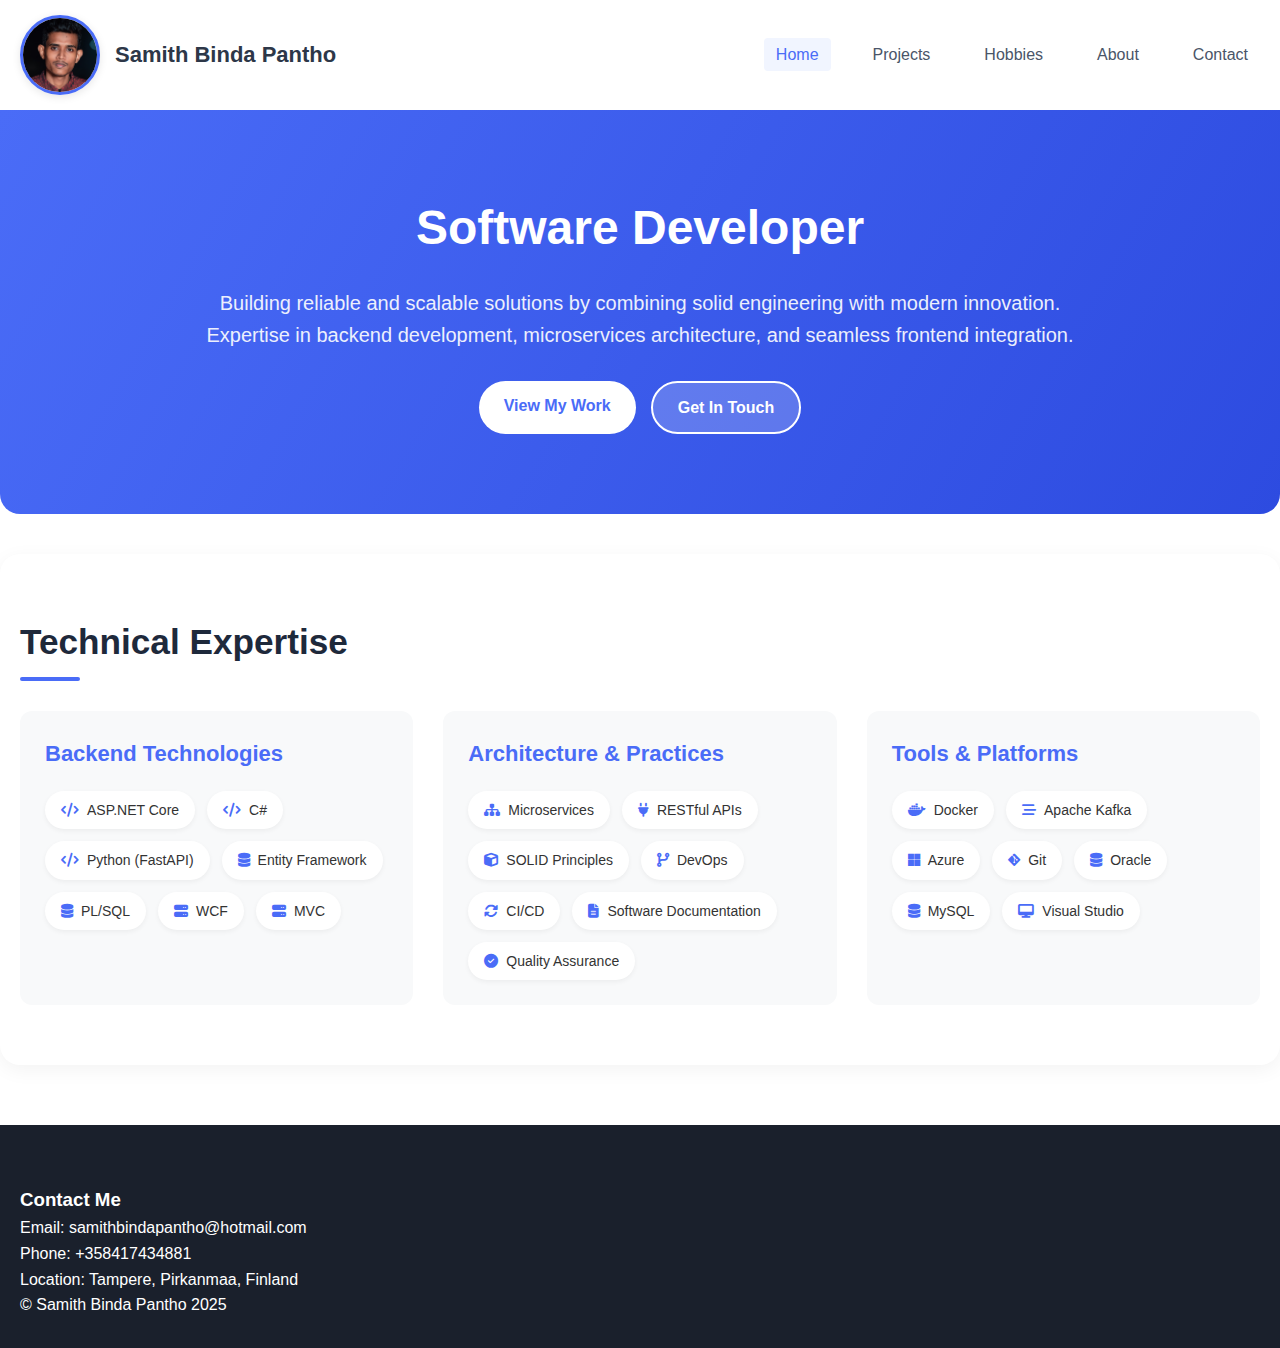
<file: index.html>
<!DOCTYPE html>
<html lang="en">
<head>
    <meta charset="UTF-8">
    <meta name="viewport" content="width=device-width, initial-scale=1.0">
    <title>Samith Binda Pantho - Software Developer</title>
    <link rel="stylesheet" href="styles.css">
    <link href="https://fonts.googleapis.com/css2?family=Inter:wght@300;400;500;600;700&display=swap" rel="stylesheet">
    <link rel="stylesheet" href="https://cdnjs.cloudflare.com/ajax/libs/font-awesome/6.4.0/css/all.min.css">
</head>
<body>
    <!-- Navigation -->
    <div class="container">
        <div class="nav">
            <div class="nav-brand">
                <img src="profilePhoto.png" alt="Samith Pantho" class="profile-image">
                <div class="brand-name">Samith Binda Pantho</div>
            </div>
            <nav>
                <ul class="nav-links">
                    <li><a href="index.html" class="active">Home</a></li>
                    <li><a href="projects.html">Projects</a></li>
                    <li><a href="hobbies.html">Hobbies</a></li>
                    <li><a href="about.html">About</a></li>
                    <li><a href="#contact">Contact</a></li>
                </ul>
                
                <button class="mobile-menu-btn">
                    <i class="fas fa-bars"></i>
                </button>
            </nav>
            <div class="mobile-menu-backdrop"></div>
        </div>
    </div>

    <!-- Hero Section -->
    <section class="hero">
        <div class="container">
            <h1>Software Developer</h1>
            <p>Building reliable and scalable solutions by combining solid engineering with modern innovation. Expertise in backend development, microservices architecture, and seamless frontend integration.</p>
            <div class="hero-buttons">
                <a href="projects.html" class="btn btn-primary">View My Work</a>
                <a href="#contact" class="btn btn-secondary">Get In Touch</a>
            </div>
        </div>
    </section>

    <!-- Skills Section -->
    <section class="skills">
        <div class="container">
            <h2 class="section-title">Technical Expertise</h2>
            <div class="skills-grid">
                <div class="skill-category">
                    <h3>Backend Technologies</h3>
                    <div class="skills-list">
                        <div class="skill-item"><i class="fas fa-code"></i> ASP.NET Core</div>
                        <div class="skill-item"><i class="fas fa-code"></i> C#</div>
                        <div class="skill-item"><i class="fas fa-code"></i> Python (FastAPI)</div>
                        <div class="skill-item"><i class="fas fa-database"></i> Entity Framework</div>
                        <div class="skill-item"><i class="fas fa-database"></i> PL/SQL</div>
                        <div class="skill-item"><i class="fas fa-server"></i> WCF</div>
                        <div class="skill-item"><i class="fas fa-server"></i> MVC</div>
                    </div>
                </div>
                
                <div class="skill-category">
                    <h3>Architecture & Practices</h3>
                    <div class="skills-list">
                        <div class="skill-item"><i class="fas fa-sitemap"></i> Microservices</div>
                        <div class="skill-item"><i class="fas fa-plug"></i> RESTful APIs</div>
                        <div class="skill-item"><i class="fas fa-cube"></i> SOLID Principles</div>
                        <div class="skill-item"><i class="fas fa-code-branch"></i> DevOps</div>
                        <div class="skill-item"><i class="fas fa-sync-alt"></i> CI/CD</div>
                        <div class="skill-item"><i class="fas fa-file-alt"></i> Software Documentation</div>
                        <div class="skill-item"><i class="fas fa-check-circle"></i> Quality Assurance</div>
                    </div>
                </div>
                
                <div class="skill-category">
                    <h3>Tools & Platforms</h3>
                    <div class="skills-list">
                        <div class="skill-item"><i class="fab fa-docker"></i> Docker</div>
                        <div class="skill-item"><i class="fas fa-stream"></i> Apache Kafka</div>
                        <div class="skill-item"><i class="fab fa-microsoft"></i> Azure</div>
                        <div class="skill-item"><i class="fab fa-git-alt"></i> Git</div>
                        <div class="skill-item"><i class="fas fa-database"></i> Oracle</div>
                        <div class="skill-item"><i class="fas fa-database"></i> MySQL</div>
                        <div class="skill-item"><i class="fas fa-desktop"></i> Visual Studio</div>
                    </div>
                </div>
            </div>
        </div>
    </section>

    <!-- Contact Section -->
    <footer id="contact">
        <div class="container">
            <h3>Contact Me</h3>
            <p>Email: samithbindapantho@hotmail.com</p>
            <p>Phone: +358417434881</p>
            <p>Location: Tampere, Pirkanmaa, Finland</p>
            <p>© Samith Binda Pantho 2025</p>
        </div>
    </footer>

    <script src="script.js"></script>
</body>
</html>
</file>
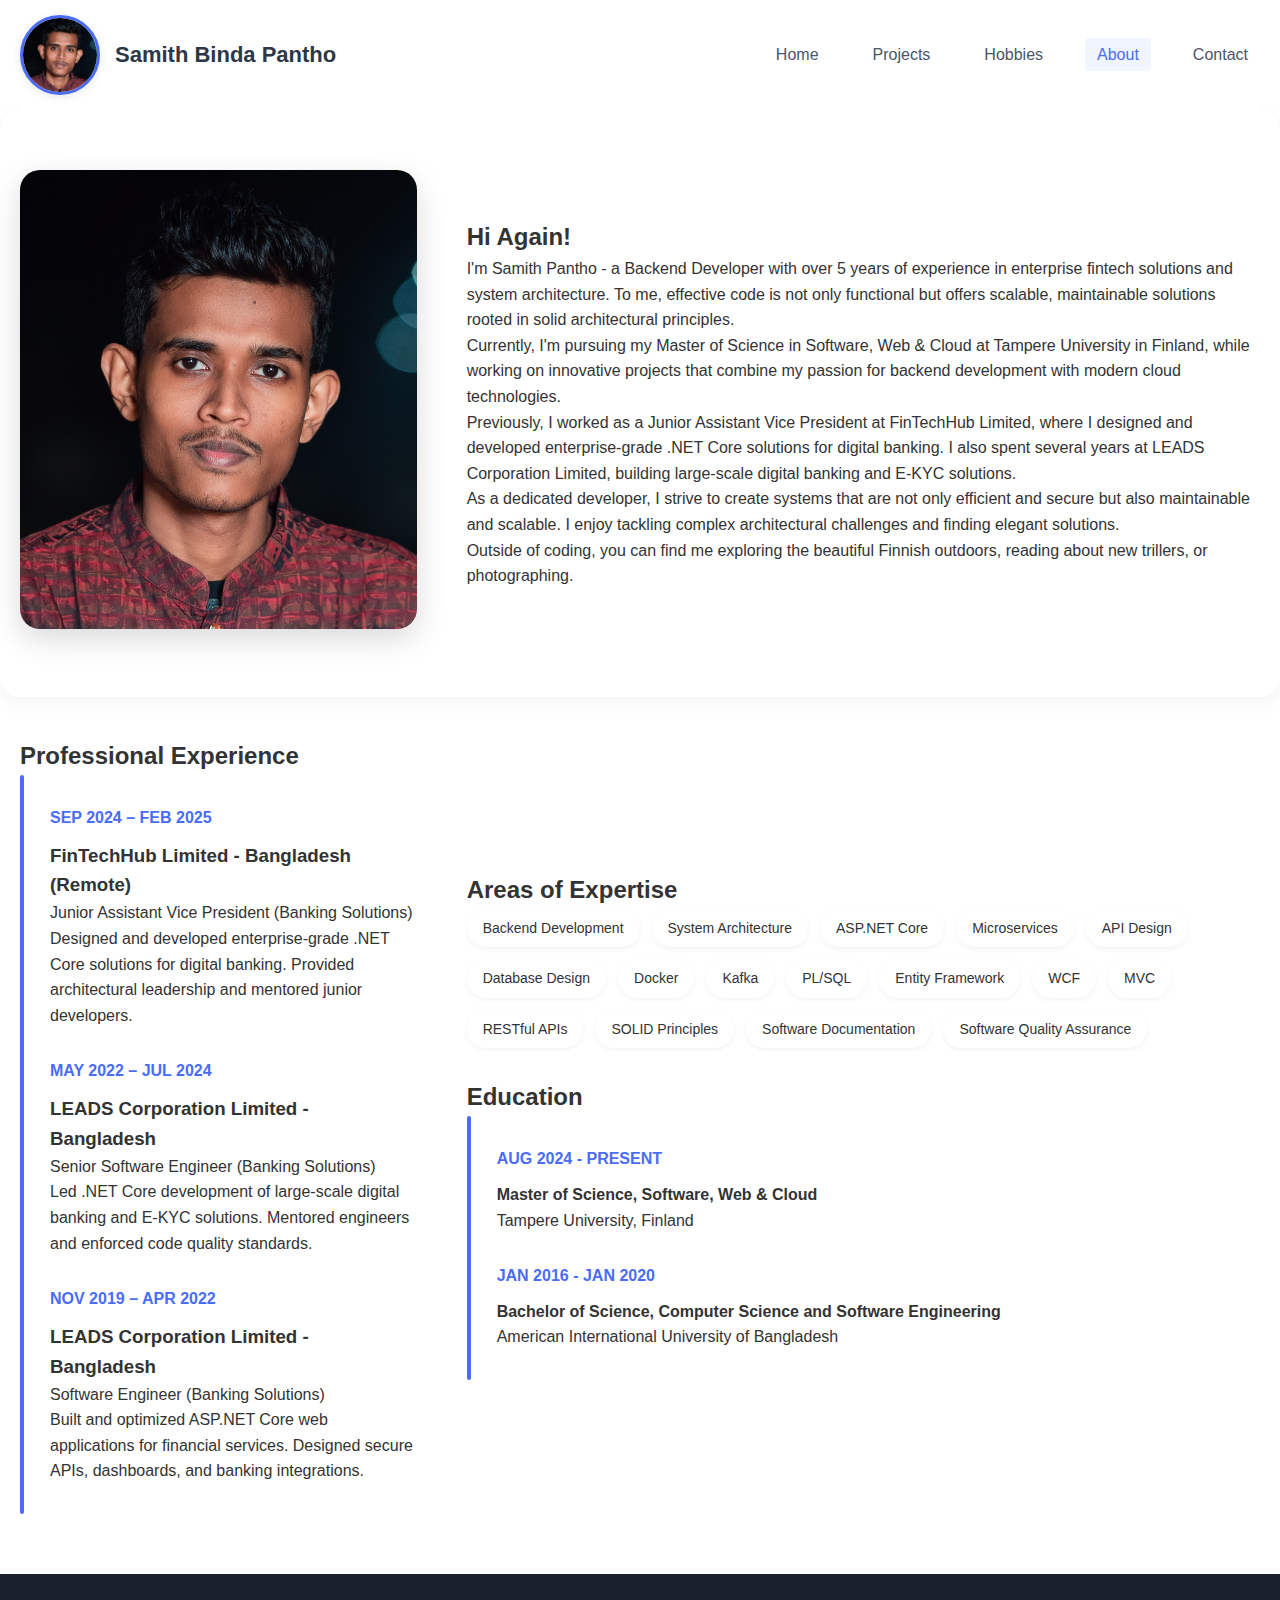
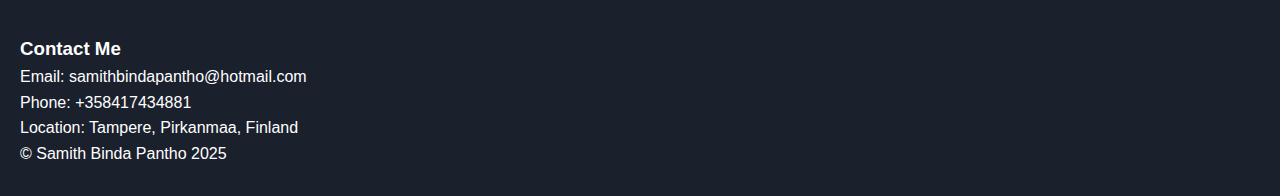
<file: about.html>
<!DOCTYPE html>
<html lang="en">
<head>
    <meta charset="UTF-8">
    <meta name="viewport" content="width=device-width, initial-scale=1.0">
    <title>About - Samith Binda Pantho</title>
    <link rel="stylesheet" href="styles.css">
    <link href="https://fonts.googleapis.com/css2?family=Inter:wght@300;400;500;600;700&display=swap" rel="stylesheet">
    <link rel="stylesheet" href="https://cdnjs.cloudflare.com/ajax/libs/font-awesome/6.4.0/css/all.min.css">
</head>
<body>
    <!-- Navigation -->
    <div class="container">
        <div class="nav">
            <div class="nav-brand">
                <img src="profilePhoto.png" alt="Samith Pantho" class="profile-image">
                <div class="brand-name">Samith Binda Pantho</div>
            </div>
            <nav>
                <ul class="nav-links">
                    <li><a href="index.html">Home</a></li>
                    <li><a href="projects.html">Projects</a></li>
                    <li><a href="hobbies.html">Hobbies</a></li>
                    <li><a href="about.html" class="active">About</a></li>
                    <li><a href="#contact">Contact</a></li>
                </ul>
                
                <button class="mobile-menu-btn">
                    <i class="fas fa-bars"></i>
                </button>
            </nav>
            <div class="mobile-menu-backdrop"></div>
        </div>
    </div>

    <!-- About Section -->
    <section class="about">
        <div class="container">
            <div class="div-grid">
                <div style="text-align: center;">
                    <img src="profilePhoto.png" alt="Samith Pantho" class="about-image">
                </div>
                <div>
                    <h2>Hi Again!</h2>
                    <p>I'm Samith Pantho - a Backend Developer with over 5 years of experience in enterprise fintech solutions and system architecture. To me, effective code is not only functional but offers scalable, maintainable solutions rooted in solid architectural principles.</p>
                    <p>Currently, I'm pursuing my Master of Science in Software, Web & Cloud at Tampere University in Finland, while working on innovative projects that combine my passion for backend development with modern cloud technologies.</p>
                    <p>Previously, I worked as a Junior Assistant Vice President at FinTechHub Limited, where I designed and developed enterprise-grade .NET Core solutions for digital banking. I also spent several years at LEADS Corporation Limited, building large-scale digital banking and E-KYC solutions.</p>
                    <p>As a dedicated developer, I strive to create systems that are not only efficient and secure but also maintainable and scalable. I enjoy tackling complex architectural challenges and finding elegant solutions.</p>
                    <p>Outside of coding, you can find me exploring the beautiful Finnish outdoors, reading about new trillers, or photographing.</p>
                </div>
                
            </div>
        </div>
    </section>

    <!-- Experience Section -->
    <section class="experience">
        <div class="container">
            <div class="div-grid">
                <div>
                    <h2>Professional Experience</h2>
                    <div class="timeline">
                        <div class="timeline-item">
                            <div class="timeline-date">SEP 2024 – FEB 2025</div>
                            <h3>FinTechHub Limited - Bangladesh (Remote)</h3>
                            <p>Junior Assistant Vice President (Banking Solutions)</p>
                            <p>Designed and developed enterprise-grade .NET Core solutions for digital banking. Provided architectural leadership and mentored junior developers.</p>
                        </div>
                        
                        <div class="timeline-item">
                            <div class="timeline-date">MAY 2022 – JUL 2024</div>
                            <h3>LEADS Corporation Limited - Bangladesh</h3>
                            <p>Senior Software Engineer (Banking Solutions)</p>
                            <p>Led .NET Core development of large-scale digital banking and E-KYC solutions. Mentored engineers and enforced code quality standards.</p>
                        </div>
                        
                        <div class="timeline-item">
                            <div class="timeline-date">NOV 2019 – APR 2022</div>
                            <h3>LEADS Corporation Limited - Bangladesh</h3>
                            <p>Software Engineer (Banking Solutions)</p>
                            <p>Built and optimized ASP.NET Core web applications for financial services. Designed secure APIs, dashboards, and banking integrations.</p>
                        </div>
                    </div>
                </div>
                <div>
                    <h2>Areas of Expertise</h2>
                    <div class="skills-list">
                        <div class="skill-item">Backend Development</div>
                        <div class="skill-item">System Architecture</div>
                        <div class="skill-item">ASP.NET Core</div>
                        <div class="skill-item">Microservices</div>
                        <div class="skill-item">API Design</div>
                        <div class="skill-item">Database Design</div>
                        <div class="skill-item">Docker</div>
                        <div class="skill-item">Kafka</div>
                        <div class="skill-item">PL/SQL</div>
                        <div class="skill-item">Entity Framework</div>
                        <div class="skill-item">WCF</div>
                        <div class="skill-item">MVC</div>
                        <div class="skill-item">RESTful APIs</div>
                        <div class="skill-item">SOLID Principles</div>
                        <div class="skill-item">Software Documentation</div>
                        <div class="skill-item">Software Quality Assurance</div>
                    </div>
                    
                    <h2 style="margin-top: 30px;">Education</h2>
                    <div class="timeline">
                        <div class="timeline-item">
                            <div class="timeline-date">AUG 2024 - PRESENT</div>
                            <h4>Master of Science, Software, Web & Cloud</h4>
                            <p>Tampere University, Finland</p>
                        </div>
                        <div class="timeline-item">
                            <div class="timeline-date">JAN 2016 - JAN 2020</div>
                            <h4>Bachelor of Science, Computer Science and Software Engineering</h4>
                            <p>American International University of Bangladesh</p>
                        </div>
                    </div>
                </div>
            </div>
        </div>
    </section>

    <!-- Contact Section -->
    <footer id="contact">
        <div class="container">
            <h3>Contact Me</h3>
            <p>Email: samithbindapantho@hotmail.com</p>
            <p>Phone: +358417434881</p>
            <p>Location: Tampere, Pirkanmaa, Finland</p>
            <p>© Samith Binda Pantho 2025</p>
        </div>
    </footer>

    <script src="script.js"></script>
</body>
</html>
</file>
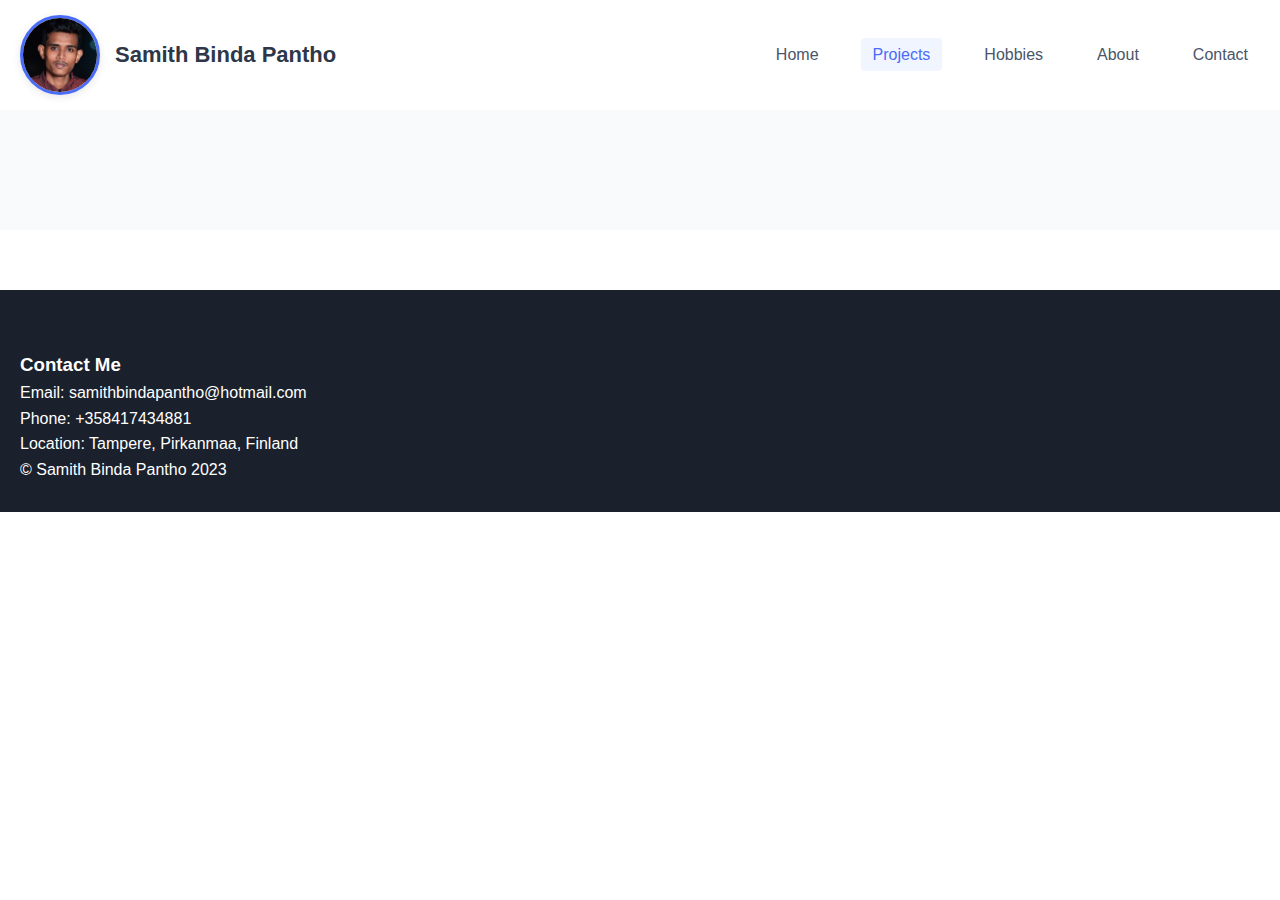
<file: project-detail.html>
<!DOCTYPE html>
<html lang="en">
<head>
    <meta charset="UTF-8">
    <meta name="viewport" content="width=device-width, initial-scale=1.0">
    <title>Projects - Samith Binda Pantho</title>
    <link rel="stylesheet" href="styles.css">
    <link href="https://fonts.googleapis.com/css2?family=Inter:wght@300;400;500;600;700&display=swap" rel="stylesheet">
</head>
<body>
    <!-- Navigation -->
    <div class="container">
        <div class="nav">
            <div class="nav-brand">
                <img src="profilePhoto.png" alt="Samith Pantho" class="profile-image">
                <div class="brand-name">Samith Binda Pantho</div>
            </div>
            <nav>
                <ul class="nav-links">
                    <li><a href="index.html">Home</a></li>
                    <li><a href="projects.html" class="active">Projects</a></li>
                    <li><a href="hobbies.html">Hobbies</a></li>
                    <li><a href="about.html">About</a></li>
                    <li><a href="#contact">Contact</a></li>
                </ul>
                
                <button class="mobile-menu-btn">
                    <i class="fas fa-bars"></i>
                </button>
            </nav>
            <div class="mobile-menu-backdrop"></div>
        </div>
    </div>

    <!-- Projects Details -->
    <section class="project-detail">
        <!-- Project details will be loaded by JavaScript -->
    </section>


    <!-- Footer -->
    <footer id="contact">
        <div class="container">
            <h3>Contact Me</h3>
            <p>Email: samithbindapantho@hotmail.com</p>
            <p>Phone: +358417434881</p>
            <p>Location: Tampere, Pirkanmaa, Finland</p>
            <p>© Samith Binda Pantho 2023</p>
        </div>
    </footer>

    <script src="script.js"></script>
</body>
</html>
</file>
<file: styles.css>
/* Global Styles */
* {
    margin: 0;
    padding: 0;
    box-sizing: border-box;
    font-family: 'Segoe UI', Tahoma, Geneva, Verdana, sans-serif;
}

body {
    color: #333;
    line-height: 1.6;
    overflow-x: hidden;
}

.container {
    margin: 0 auto;
    padding: 0 20px;
}

/* Navigation Styles */
.nav {
    display: flex;
    justify-content: space-between;
    align-items: center;
    padding: 15px 0;
    position: sticky;
    top: 0;
    z-index: 1000;
    background: white;
}

.nav-brand {
    display: flex;
    align-items: center;
    gap: 15px;
}

.profile-image {
    width: 80px;
    height: 80px;
    border-radius: 50%;
    object-fit: cover;
    border: 3px solid #4a6cf7;
    box-shadow: 0 2px 8px rgba(0,0,0,0.1);
}

.brand-name {
    font-weight: 700;
    font-size: 22px;
    color: #2d3748;
}

.nav-links {
    display: flex;
    list-style: none;
    gap: 30px;
}

.nav-links.active li {
    animation: slideIn 0.3s ease forwards;
}

.nav-links.active li:nth-child(1) { animation-delay: 0.1s; }
.nav-links.active li:nth-child(2) { animation-delay: 0.15s; }
.nav-links.active li:nth-child(3) { animation-delay: 0.2s; }
.nav-links.active li:nth-child(4) { animation-delay: 0.25s; }
.nav-links.active li:nth-child(5) { animation-delay: 0.3s; }

.nav-links li a {
    text-decoration: none;
    color: #4a5568;
    font-weight: 500;
    transition: all 0.3s ease;
    padding: 8px 12px;
    border-radius: 4px;
}

.nav-links li a:hover {
    color: #4a6cf7;
    background-color: #f1f5ff;
}

.nav-links li a.active {
    color: #4a6cf7;
    background-color: #f1f5ff;
}

.mobile-menu-btn {
    display: none;
    background: none;
    border: none;
    font-size: 24px;
    cursor: pointer;
    color: #4a5568;
    z-index: 1001;
}

.mobile-menu-backdrop {
    display: none;
    position: fixed;
    top: 0;
    left: 0;
    width: 100%;
    height: 100%;
    background: rgba(0, 0, 0, 0.5);
    backdrop-filter: blur(4px);
    z-index: 998;
}

.mobile-menu-backdrop.active {
    display: block;
}

/* Hero Section */
.hero {
    padding: 80px 0;
    text-align: center;
    background: linear-gradient(120deg, #4a6cf7 0%, #2d4be0 100%);
    color: white;
    border-radius: 0 0 20px 20px;
    margin-bottom: 40px;
}

.hero h1 {
    font-size: 48px;
    margin-bottom: 20px;
    font-weight: 700;
}

.hero p {
    font-size: 20px;
    max-width: 900px;
    margin: 0 auto 30px;
    opacity: 0.9;
}

.hero-buttons {
    display: flex;
    justify-content: center;
    gap: 15px;
    margin-top: 30px;
}

.btn {
    padding: 12px 25px;
    border-radius: 30px;
    text-decoration: none;
    font-weight: 600;
    transition: all 0.3s ease;
}

.btn-primary {
    background: white;
    color: #4a6cf7;
}

.btn-primary:hover {
    background: #f8f9fa;
    transform: translateY(-2px);
    box-shadow: 0 5px 15px rgba(0,0,0,0.1);
}

.btn-secondary {
    background: rgba(255,255,255,0.2);
    color: white;
    border: 2px solid white;
}

.btn-secondary:hover {
    background: rgba(255,255,255,0.3);
    transform: translateY(-2px);
}

/* Skills Section */
.skills {
    padding: 60px 0;
    background: white;
    border-radius: 20px;
    box-shadow: 0 5px 20px rgba(0,0,0,0.05);
    margin-bottom: 40px;
}

.section-title {
    text-align: center;
    margin-bottom: 50px;
    font-size: 36px;
    color: #2d3748;
}

.skills-grid {
    display: grid;
    grid-template-columns: repeat(auto-fit, minmax(300px, 1fr));
    gap: 30px;
}

.skill-category {
    background: #f8f9fa;
    padding: 25px;
    border-radius: 12px;
    transition: transform 0.3s ease;
}

.skill-category:hover {
    transform: translateY(-5px);
}

.skill-category h3 {
    color: #4a6cf7;
    margin-bottom: 20px;
    font-size: 22px;
}

.skills-list {
    display: flex;
    flex-wrap: wrap;
    gap: 12px;
}

.skill-item {
    background: white;
    padding: 8px 16px;
    border-radius: 20px;
    font-size: 14px;
    box-shadow: 0 2px 5px rgba(0,0,0,0.05);
    display: flex;
    align-items: center;
    gap: 8px;
}

.skill-item i {
    color: #4a6cf7;
}

/* Project Filters */
.project-filters {
    display: flex;
    justify-content: center;
    gap: 16px;
    margin: 30px;
}

.filter-btn {
    padding: 12px 24px;
    background: #96a8ee;
    color: white;
    border: 2px solid #96a8ee;
    border-radius: 30px;
    font-weight: 600;
    cursor: pointer;
    transition: all 0.3s ease;
    backdrop-filter: blur(10px);
}

.filter-btn.active, .filter-btn:hover {
    background: #4a6cf7;
    color: white;
    border: 2px solid #4a6cf7;
    transform: translateY(-2px);
}

/* Section Title */
.section-title {
    font-size: 2.2rem;
    margin-bottom: 30px;
    position: relative;
    display: inline-block;
    padding-bottom: 10px;
    color: #1e293b;
}

.section-title::after {
    content: '';
    position: absolute;
    bottom: 0;
    left: 0;
    width: 60px;
    height: 4px;
    background: #4a6cf7;
    border-radius: 2px;
}

/* Project Cards */
.project-grid {
    display: grid;
    grid-template-columns: repeat(auto-fill, minmax(450px, 1fr));
    gap: 30px;
}

.project-card {
    background: white;
    border-radius: 16px;
    overflow: hidden;
    border: 2px solid rgba(0, 0, 0, 0.08);
    box-shadow: 0 10px 25px rgba(0, 0, 0, 0.08);
    transition: transform 0.3s ease, box-shadow 0.3s ease;
    position: relative;
    cursor: pointer;
    max-width: 450px;
}

.project-card:hover {
    transform: translateY(-8px);
    box-shadow: 0 15px 35px rgba(0, 0, 0, 0.12);
}

.project-image {
    height: 180px;
    overflow: hidden;
    position: relative;
    background: linear-gradient(120deg, #4a6cf7 0%, #2d4be0 100%);
    display: flex;
    align-items: center;
    justify-content: center;
}

.project-badge {
    position: absolute;
    top: 16px;
    right: 16px;
    padding: 6px 12px;
    border-radius: 20px;
    font-size: 0.8rem;
    font-weight: 600;
    z-index: 2;
}

.enterprise-badge {
    background: #4a6cf7;
    color: white;
}

.self-badge {
    background: #10b981;
    color: white;
}

.project-content {
    padding: 24px;
}

.project-title {
    font-size: 1.5rem;
    margin-bottom: 12px;
    color: #1e293b;
    font-weight: 600;
}

.project-description {
    color: #64748b;
    margin-bottom: 20px;
    line-height: 1.6;
}

.project-tech {
    display: flex;
    flex-wrap: wrap;
    gap: 8px;
    margin-bottom: 20px;
}

.tech-tag {
    padding: 4px 10px;
    background: #f8fafc;
    border-radius: 12px;
    font-size: 0.8rem;
    color: #475569;
    border: 1px solid #e2e8f0;
}

.project-meta {
    display: flex;
    justify-content: space-between;
    align-items: center;
    padding-top: 20px;
    border-top: 1px solid #f1f5f9;
}

.project-role {
    font-weight: 600;
    color: #4a6cf7;
    font-size: 0.9rem;
}

.project-type {
    padding: 4px 12px;
    background: #f1f5f9;
    border-radius: 12px;
    font-size: 0.85rem;
    font-weight: 500;
}

/* Project Detail */
.project-detail {
    padding: 60px 0;
    background: #f8fafc;
}

.project-header {
    margin-bottom: 40px;
    text-align: center;
}

.project-header h1 {
    font-size: 2.5rem;
    margin-bottom: 16px;
    color: #1e293b;
}

.project-header p {
    font-size: 1.2rem;
    color: #64748b;
    max-width: 800px;
    margin: 0 auto;
}

.project-meta-grid {
    display: grid;
    grid-template-columns: repeat(auto-fit, minmax(250px, 1fr));
    gap: 30px;
    margin: 40px 0;
    background: white;
    padding: 30px;
    border-radius: 16px;
    box-shadow: 0 5px 15px rgba(0, 0, 0, 0.05);
}

.meta-item {
    text-align: center;
}

.meta-item h4 {
    margin-bottom: 8px;
    color: #64748b;
    font-size: 0.9rem;
    text-transform: uppercase;
    letter-spacing: 1px;
}

.meta-item p {
    font-weight: 600;
    color: #1e293b;
    font-size: 1.1rem;
}

.project-section {
    margin: 40px 0;
    background: white;
    padding: 30px;
    border-radius: 16px;
    box-shadow: 0 5px 15px rgba(0, 0, 0, 0.05);
}

.project-section h2 {
    margin-bottom: 20px;
    color: #1e293b;
    font-size: 1.8rem;
    padding-bottom: 10px;
    border-bottom: 2px solid #f1f5f9;
}

.tech-list {
    display: flex;
    flex-wrap: wrap;
    gap: 12px;
    margin-top: 20px;
}

.tech-item {
    background: #f1f5f9;
    padding: 10px 18px;
    border-radius: 20px;
    font-size: 0.9rem;
    color: #475569;
    font-weight: 500;
    transition: all 0.3s ease;
}

.tech-item:hover {
    background: #4a6cf7;
    color: white;
    transform: translateY(-2px);
}

.back-button {
    display: inline-flex;
    align-items: center;
    padding: 12px 24px;
    background: #4a6cf7;
    color: white;
    text-decoration: none;
    border-radius: 30px;
    font-weight: 600;
    transition: all 0.3s ease;
    margin-top: 30px;
}

.back-button:hover {
    background: #3a5cd8;
    transform: translateY(-2px);
    box-shadow: 0 5px 15px rgba(74, 108, 247, 0.3);
}

.back-button i {
    margin-right: 8px;
}

.modern-features-container {
    display: flex;
    flex-direction: column;
    gap: 2rem;
    margin-top: 1.5rem;
}

.feature-category {
    background: white;
    border-radius: 12px;
    overflow: hidden;
    box-shadow: 0 4px 12px rgba(0, 0, 0, 0.08);
}

.category-header {
    background: linear-gradient(90deg, #3498db 0%, #2c3e50 100%);
    color: white;
    padding: 1.2rem 1.5rem;
    display: flex;
    align-items: center;
    gap: 12px;
}

.category-header h3 {
    margin: 0;
    font-size: 1.4rem;
    font-weight: 600;
}

.category-header i {
    font-size: 1.5rem;
}

.features-grid {
    display: grid;
    grid-template-columns: repeat(auto-fill, minmax(300px, 1fr));
    gap: 1.5rem;
    padding: 1.5rem;
}

.feature-card {
    background: #f8f9fa;
    border-radius: 8px;
    padding: 1.2rem;
    transition: transform 0.2s ease, box-shadow 0.2s ease;
}

.feature-card:hover {
    transform: translateY(-3px);
    box-shadow: 0 6px 16px rgba(0, 0, 0, 0.1);
}

.feature-icon {
    background: #3498db;
    color: white;
    width: 50px;
    height: 50px;
    border-radius: 50%;
    display: flex;
    align-items: center;
    justify-content: center;
    margin-bottom: 1rem;
    font-size: 1.2rem;
}

.feature-card h4 {
    margin: 0 0 0.5rem 0;
    color: #2c3e50;
    font-size: 1.1rem;
}

.feature-card p {
    margin: 0;
    color: #7f8c8d;
    font-size: 0.95rem;
    line-height: 1.5;
}

.impact-container {
    display: grid;
    grid-template-columns: repeat(auto-fit, minmax(300px, 1fr));
    gap: 1.5rem;
    margin-top: 1.5rem;
}

.impact-card {
    background: white;
    border-radius: 12px;
    padding: 1.5rem;
    box-shadow: 0 5px 15px rgba(0, 0, 0, 0.08);
    transition: transform 0.3s ease, box-shadow 0.3s ease;
    display: flex;
    flex-direction: column;
    align-items: center;
    text-align: center;
    opacity: 0;
    transform: translateY(20px);
    animation: fadeInUp 0.6s ease forwards;
}

@keyframes fadeInUp {
    to {
        opacity: 1;
        transform: translateY(0);
    }
}

.impact-card:hover {
    transform: translateY(-5px);
    box-shadow: 0 10px 25px rgba(0, 0, 0, 0.12);
}

.impact-icon {
    width: 70px;
    height: 70px;
    border-radius: 50%;
    display: flex;
    align-items: center;
    justify-content: center;
    margin-bottom: 1rem;
    font-size: 1.8rem;
}

.impact-value {
    font-size: 2.2rem;
    font-weight: 700;
    margin-bottom: 0.8rem;
    line-height: 1;
}

.impact-text {
    font-size: 1rem;
    color: #2c3e50;
    line-height: 1.5;
}

/* Gallery Styles */
.gallery {
    padding: 60px 0;
    background: white;
    border-radius: 20px;
    box-shadow: 0 5px 20px rgba(0,0,0,0.05);
    margin-bottom: 40px;
}

.gallery-row {
    display: flex;
    justify-content: space-between;
    margin-bottom: 30px;
    gap: 20px;
}

.gallery-item {
    flex: 1;
    border-radius: 12px;
    overflow: hidden;
    position: relative;
    height: 300px;
    box-shadow: 0 5px 15px rgba(0,0,0,0.1);
    transition: transform 0.3s ease;
}

.gallery-item:hover {
    transform: translateY(-5px);
}

.gallery-item img {
    width: 100%;
    height: 100%;
    object-fit: cover;
    transition: transform 0.3s ease;
}

.gallery-item:hover img {
    transform: scale(1.05);
}

.row-1 .gallery-item {
    flex: 1;
}

.row-2 .gallery-item {
    flex: 1;
}

.row-3 .gallery-item {
    flex: 1;
}

/* About Page Styles */
.about {
    padding: 60px 0;
    background: white;
    border-radius: 20px;
    box-shadow: 0 5px 20px rgba(0,0,0,0.05);
    margin-bottom: 40px;
}

.div-grid {
    display: grid;
    grid-template-columns: 1fr 2fr;
    gap: 50px;
    align-items: center;
}

.about-image {
    width: 100%;
    border-radius: 20px;
    overflow: hidden;
    box-shadow: 0 10px 30px rgba(0,0,0,0.15);
}

.about-image img {
    width: 100%;
    height: auto;
    display: block;
}

.about-content h2 {
    font-size: 36px;
    margin-bottom: 20px;
    color: #2d3748;
}

.about-content p {
    font-size: 18px;
    margin-bottom: 20px;
    color: #4a5568;
}

.timeline {
    position: relative;
    padding: 30px 0;
}

.timeline::before {
    content: '';
    position: absolute;
    left: 0;
    top: 0;
    height: 100%;
    width: 4px;
    background: #4a6cf7;
    border-radius: 2px;
}

.timeline-item {
    position: relative;
    padding-left: 30px;
    margin-bottom: 30px;
}

.timeline-item:last-child {
    margin-bottom: 0;
}

.timeline-date {
    font-weight: 600;
    color: #4a6cf7;
    margin-bottom: 10px;
    display: block;
}

.timeline-content h3 {
    font-size: 20px;
    margin-bottom: 10px;
    color: #2d3748;
}

.timeline-content p {
    color: #4a5568;
}

/* Hobby Styles */
.hobbies {
    padding: 80px 0;
    background: linear-gradient(135deg, #f8fafc 0%, #f1f5f9 100%);
    position: relative;
    overflow: hidden;
}

.hobbies::before {
    content: '';
    position: absolute;
    top: 0;
    left: 0;
    width: 100%;
    height: 100%;
    background: url('data:image/svg+xml,<svg xmlns="http://www.w3.org/2000/svg" viewBox="0 0 1000 1000" preserveAspectRatio="none"><path fill="%234a6cf710" d="M0,500 Q250,400 500,500 Q750,600 1000,500 L1000,1000 L0,1000 Z"/></svg>');
    background-size: cover;
    background-position: bottom;
    opacity: 0.5;
    z-index: 0;
}

.hobby-grid {
    display: grid;
    gap: 40px;
    position: relative;
    z-index: 1;
}

.hobby-item {
    background: rgba(255, 255, 255, 0.95);
    backdrop-filter: blur(10px);
    border-radius: 24px;
    padding: 30px;
    box-shadow: 
        0 10px 30px rgba(0, 0, 0, 0.05),
        0 1px 3px rgba(0, 0, 0, 0.05),
        inset 0 0 0 1px rgba(255, 255, 255, 0.8);
    transition: all 0.4s cubic-bezier(0.175, 0.885, 0.32, 1.275);
    border: 1px solid rgba(255, 255, 255, 0.5);
    overflow: hidden;
    position: relative;
}

.hobby-item::before {
    content: '';
    position: absolute;
    top: 0;
    left: 0;
    width: 100%;
    height: 100%;
    background: linear-gradient(135deg, rgba(74, 108, 247, 0.03) 0%, transparent 100%);
    z-index: -1;
}

.hobby-item:hover {
    transform: translateY(-8px);
    box-shadow: 
        0 20px 40px rgba(0, 0, 0, 0.1),
        0 5px 15px rgba(0, 0, 0, 0.05),
        inset 0 0 0 1px rgba(255, 255, 255, 0.8);
}

.hobby-header {
    display: flex;
    align-items: center;
    margin-bottom: 25px;
    padding-bottom: 20px;
    border-bottom: 1px solid rgba(0, 0, 0, 0.06);
}

.hobby-header i {
    font-size: 28px;
    width: 60px;
    height: 60px;
    background: linear-gradient(135deg, #4a6cf7 0%, #3a5cd8 100%);
    color: white;
    border-radius: 16px;
    display: flex;
    align-items: center;
    justify-content: center;
    margin-right: 20px;
    box-shadow: 0 5px 15px rgba(74, 108, 247, 0.3);
}

.hobby-header h3 {
    font-size: 24px;
    font-weight: 700;
    color: #1e293b;
    margin: 0;
}

.book-genres {
    display: flex;
    flex-wrap: wrap;
    gap: 12px;
    margin-bottom: 30px;
}

.genre-tag {
    display: flex;
    align-items: center;
    padding: 10px 16px;
    background: rgba(74, 108, 247, 0.08);
    border-radius: 12px;
    font-size: 14px;
    font-weight: 500;
    color: #4a6cf7;
    transition: all 0.3s ease;
    border: 1px solid rgba(74, 108, 247, 0.1);
}

.genre-tag:hover {
    background: rgba(74, 108, 247, 0.15);
    transform: translateY(-2px);
}

.genre-tag i {
    margin-right: 8px;
    font-size: 14px;
}

.book-lists {
    display: grid;
    gap: 25px;
}

.book-list h4 {
    font-size: 18px;
    font-weight: 600;
    color: #1e293b;
    margin-bottom: 15px;
    padding-bottom: 8px;
    border-bottom: 2px solid rgba(74, 108, 247, 0.2);
    display: inline-block;
}

.book-list ul {
    list-style: none;
    padding: 0;
    margin: 0;
}

.book-list li {
    display: flex;
    align-items: flex-start;
    padding: 12px 0;
    border-bottom: 1px solid rgba(0, 0, 0, 0.04);
    transition: all 0.2s ease;
}

.book-list li:hover {
    background: rgba(74, 108, 247, 0.03);
    padding-left: 8px;
    border-radius: 8px;
}

.book-list li:last-child {
    border-bottom: none;
}

.book-list li i {
    color: #4a6cf7;
    margin-right: 12px;
    font-size: 14px;
    margin-top: 4px;
    flex-shrink: 0;
}

.book-list li span.bengali {
    font-family: 'Noto Sans Bengali', 'SolaimanLipi', 'AdorshoLipi', sans-serif;
    font-weight: 500;
}

/* Modern Gallery Styles */
.gallery-container {
    margin-top: 20px;
}

.gallery-row {
    display: grid;
    grid-template-columns: repeat(3, 1fr);
    gap: 15px;
    margin-bottom: 15px;
}

.gallery-item {
    position: relative;
    border-radius: 16px;
    overflow: hidden;
    aspect-ratio: 1 / 1;
    box-shadow: 0 5px 15px rgba(0, 0, 0, 0.08);
    transition: all 0.4s cubic-bezier(0.175, 0.885, 0.32, 1.275);
    cursor: pointer;
}

.gallery-item::before {
    content: '';
    position: absolute;
    top: 0;
    left: 0;
    width: 100%;
    height: 100%;
    background: linear-gradient(to bottom, transparent 0%, rgba(0, 0, 0, 0.2) 100%);
    opacity: 0;
    transition: opacity 0.3s ease;
    z-index: 1;
}

.gallery-item:hover {
    transform: translateY(-5px) scale(1.02);
    box-shadow: 0 15px 30px rgba(0, 0, 0, 0.15);
}

.gallery-item:hover::before {
    opacity: 1;
}

.gallery-item img {
    width: 100%;
    height: 100%;
    object-fit: cover;
    transition: transform 0.5s ease;
}

.gallery-item:hover img {
    transform: scale(1.1);
}

/* Modal Enhancements */
.modal {
    background: rgba(0, 0, 0, 0.85);
    backdrop-filter: blur(5px);
    display: flex;
    align-items: center;
    justify-content: center;
}

.modal-content {
    border-radius: 12px;
    box-shadow: 0 20px 40px rgba(0, 0, 0, 0.3);
}

.close-modal {
    position: fixed;
    top: 30px;
    right: 30px;
    color: white;
    font-size: 36px;
    cursor: pointer;
    z-index: 1001;
    transition: all 0.3s ease;
    width: 40px;
    height: 40px;
    display: flex;
    align-items: center;
    justify-content: center;
    background: rgba(255, 255, 255, 0.1);
    border-radius: 50%;
}

.close-modal:hover {
    background: rgba(255, 255, 255, 0.2);
    transform: rotate(90deg);
}


/* Footer Styles */
footer {
    background: #1a202c;
    color: white;
    padding: 60px 0 30px;
    margin-top: 60px;
}

.footer-content {
    display: grid;
    grid-template-columns: repeat(auto-fit, minmax(250px, 1fr));
    gap: 40px;
    margin-bottom: 40px;
}

.footer-section h3 {
    font-size: 22px;
    margin-bottom: 20px;
    color: #e2e8f0;
}

.footer-section p {
    color: #a0aec0;
    line-height: 1.8;
    margin-bottom: 20px;
}

.footer-links {
    list-style: none;
}

.footer-links li {
    margin-bottom: 12px;
}

.footer-links a {
    color: #a0aec0;
    text-decoration: none;
    transition: color 0.3s ease;
    display: flex;
    align-items: center;
    gap: 10px;
}

.footer-links a:hover {
    color: #4a6cf7;
}

.social-links {
    display: flex;
    gap: 15px;
    margin-top: 20px;
}

.social-links a {
    display: inline-flex;
    align-items: center;
    justify-content: center;
    width: 40px;
    height: 40px;
    border-radius: 50%;
    background: #2d3748;
    color: white;
    text-decoration: none;
    transition: all 0.3s ease;
}

.social-links a:hover {
    background: #4a6cf7;
    transform: translateY(-3px);
}

.footer-bottom {
    text-align: center;
    padding-top: 30px;
    border-top: 1px solid #2d3748;
    color: #a0aec0;
}

/* Responsive Design */
@media (max-width: 992px) {
    
    .project-grid {
        grid-template-columns: repeat(auto-fill, minmax(350px, 1fr));
    }

    .hobby-grid {
        grid-template-columns: 1fr;
        gap: 30px;
    }
    
    .gallery-row {
        grid-template-columns: repeat(2, 1fr);
    }
}

@media (max-width: 768px) {
    
    .nav {
        padding: 15px 20px;
        flex-direction: row;
        align-items: center;
        justify-content: space-between;
    }
    
    .nav-brand {
        flex-direction: row;
        width: auto;
        margin-bottom: 0;
        gap: 12px;
    }
    
    .profile-image {
        width: 50px;
        height: 50px;
        border-width: 2px;
    }
    
    .brand-name {
        font-size: 18px;
        overflow: hidden;
        text-overflow: ellipsis;
        max-width: 150px;
    }
    
    .mobile-menu-btn {
        display: flex !important;
        position: static;
        align-items: center;
        justify-content: center;
        width: 44px;
        height: 44px;
        border-radius: 8px;
        background: #f1f5ff;
        color: #4a6cf7;
        transition: all 0.3s ease;
    }
    
    .mobile-menu-btn:hover {
        background: #e6edff;
        transform: scale(1.05);
    }
    
    .mobile-menu-btn i {
        font-size: 20px;
    }
    
    .nav-links {
        position: fixed;
        top: 0;
        left: 0;
        width: 100%;
        height: 100vh;
        background: white;
        flex-direction: column;
        justify-content: center;
        align-items: center;
        z-index: 999;
        transform: translateX(-100%);
        transition: transform 0.3s ease;
        padding: 80px 20px 40px;
        gap: 0;
    }
    
    .nav-links.active {
        transform: translateX(0);
        box-shadow: none;
    }
    
    .nav-links li {
        margin: 12px 0;
        width: 100%;
        text-align: center;
    }
    
    .nav-links li a {
        display: block;
        padding: 16px;
        font-size: 18px;
        border-radius: 8px;
        margin: 0 auto;
        max-width: 280px;
    }
    
    .mobile-menu-btn.close {
        position: fixed;
        right: 20px;
        top: 25px;
        z-index: 1000;
        background: #f8fafc;
        box-shadow: 0 2px 10px rgba(0, 0, 0, 0.1);
    }
    
    .mobile-menu-btn.close i::before {
        content: "\f00d"; 
    }
    
    .hero h1 {
        font-size: 36px;
    }
    
    .hero p {
        font-size: 18px;
    }
    
    .project-grid {
        grid-template-columns: 1fr;
    }
    
    .div-grid {
        grid-template-columns: 1fr;
        gap: 30px;
    }
    
    .about-image {
        width: 250px;
        margin: 0 auto;
    }
    
    .timeline::before {
        left: 15px;
    }
    
    .timeline-item {
        padding-left: 40px;
    }

    .features-grid {
        grid-template-columns: 1fr;
    }

    .hobbies {
        padding: 60px 0;
    }
    
    .hobby-item {
        padding: 25px 20px;
        border-radius: 20px;
    }
    
    .hobby-header {
        flex-direction: column;
        text-align: center;
        padding-bottom: 15px;
    }
    
    .hobby-header i {
        margin-right: 0;
        margin-bottom: 15px;
    }
    
    .book-genres {
        justify-content: center;
    }
    
    .gallery-row {
        grid-template-columns: 1fr;
        gap: 12px;
        justify-content: center !important;
        align-items: center;
        flex-direction: column;
    }
    
    .gallery-item {
        width: 100% !important;
        max-width: 300px;
        margin: 0 auto 15px !important;
        aspect-ratio: 16 / 9;
        margin-bottom: 20px;
    }
    
    .row-1 .gallery-item,
    .row-2 .gallery-item,
    .row-3 .gallery-item {
        width: 100% !important;
        margin: 0 auto 15px !important;
    }
}

/* Animation for mobile menu */
@keyframes slideIn {
    from {
        opacity: 0;
        transform: translateX(-30px);
    }
    to {
        opacity: 1;
        transform: translateX(0);
    }
}
</file>
